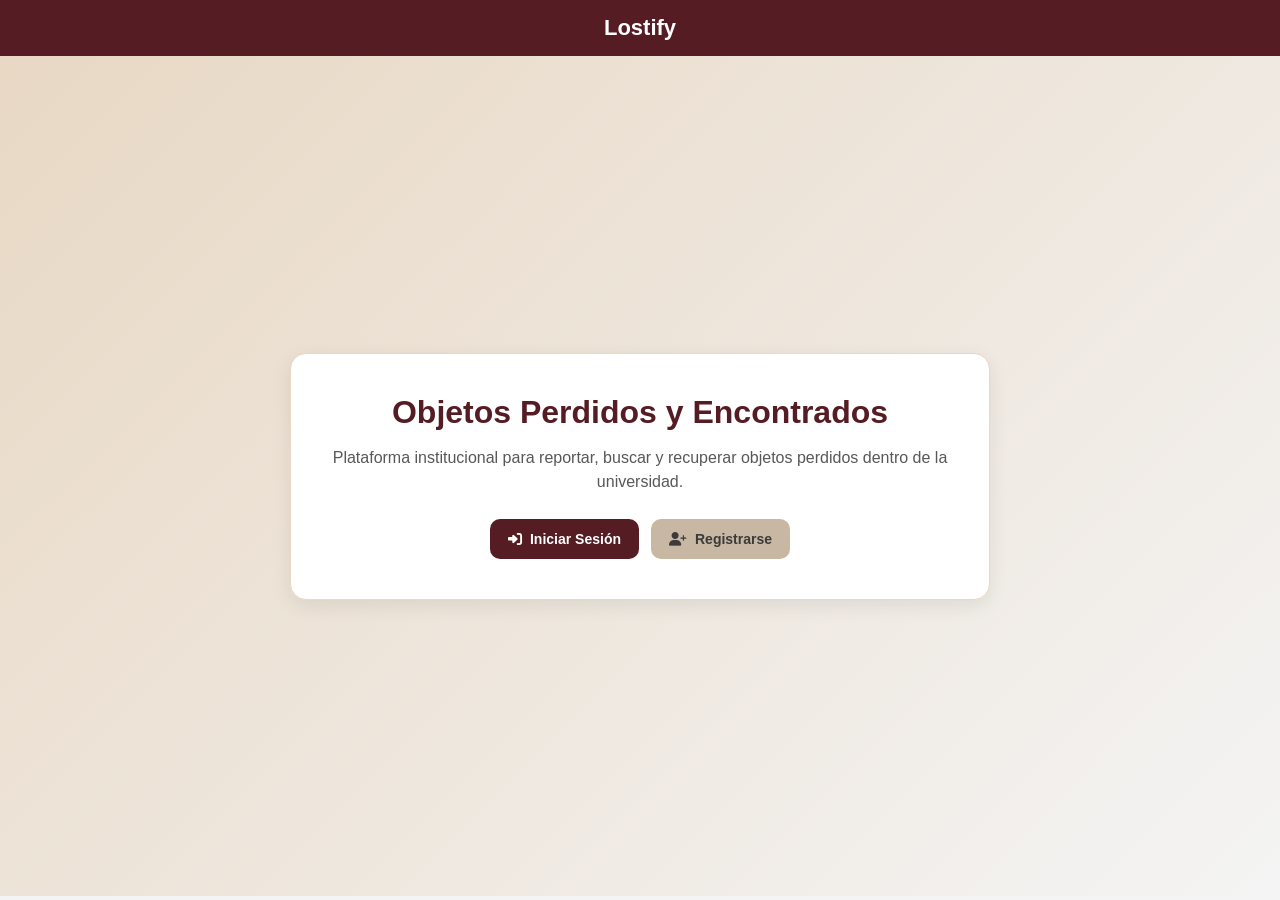
<file: index.html>
<!DOCTYPE html>
<html lang="es">
<head>
    <meta charset="UTF-8">
    <meta name="viewport" content="width=device-width, initial-scale=1.0">
    <title>Lostify</title>

    <link rel="stylesheet" href="assets/css/main.css">
    <link rel="stylesheet" href="https://cdnjs.cloudflare.com/ajax/libs/font-awesome/6.5.1/css/all.min.css">
</head>
<body>

    <header class="main-header">
         <div class="user-info"></div>
        <div class="logo">Lostify</div>
        <div class="user-info"></div>
    </header>

    <main class="hero">

        <div class="hero-content">

            <h1>Objetos Perdidos y Encontrados</h1>

            <p>
                Plataforma institucional para reportar,
                buscar y recuperar objetos perdidos
                dentro de la universidad.
            </p>

            <div class="hero-buttons">

                <a href="pages/login.html" class="btn-guardar">
                    <i class="fa-solid fa-right-to-bracket"></i>
                    Iniciar Sesión
                </a>

                <a href="pages/register.html" class="btn-cancelar">
                    <i class="fa-solid fa-user-plus"></i>
                    Registrarse
                </a>

            </div>

        </div>

    </main>

</body>
</html>
</file>
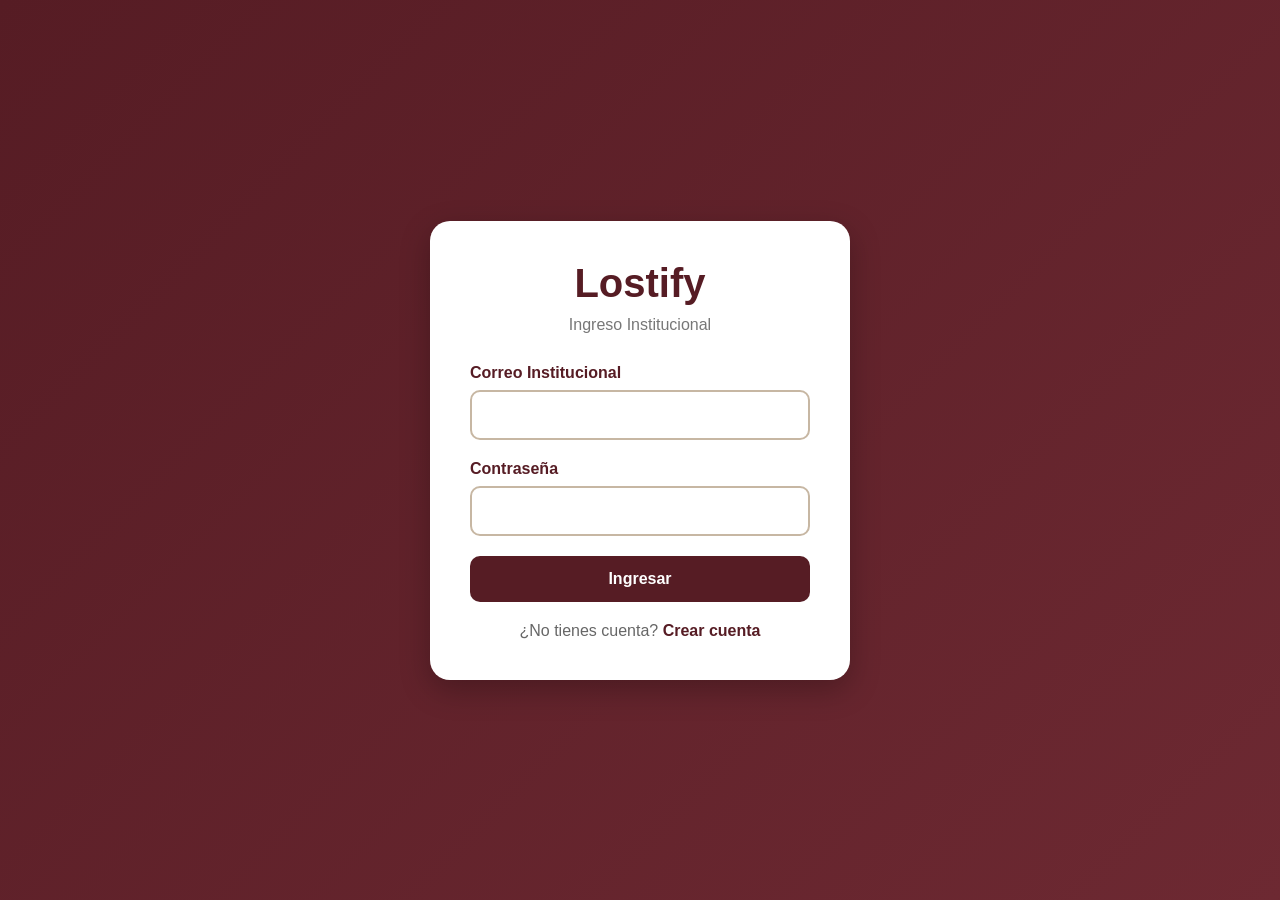
<file: pages/dashboard.html>
<!DOCTYPE html>
<html lang="es">
<head>
    <meta charset="UTF-8">
    <meta name="viewport" content="width=device-width, initial-scale=1.0">
    <title>Lostify - Dashboard</title>

    <link rel="stylesheet" href="../assets/css/dashboard.css">
    <!-- CSS externo -->
    <link rel="stylesheet" href="https://cdnjs.cloudflare.com/ajax/libs/font-awesome/6.5.1/css/all.min.css">
</head>
<body>

    <header class="main-header">
        <div class="menu-btn" onclick="toggleMenu()">
            <i class="fa-solid fa-bars"></i>
        </div>
        <div class="logo">Lostify</div>
        <div class="user-info"></div>
    </header>

    <!-- SIDEBAR -->
    <div class="sidebar" id="sidebar">
        <div class="sidebar-header">Menú</div>
        <ul class="sidebar-menu">
            <li><a href="perfil.html"><i class="fa-solid fa-user-pen"></i> Mi Perfil</a></li>
            <li><a href="filtrar.html"><i class="fa fa-search"></i>Buscar Objetos</a></li>
            <li><a href="mis-reportes.html"><i class="fa-solid fa-clipboard-list"></i> Mis Reportes</a></li>
            <li><a href="../assets/documentos/Manual_de_Usuario.pdf" download="Manual_de_Usuario.pdf"><i class="fa-solid fa-file-pdf"></i> Manual de Usuario</a></li>
            <li><a href="../assets/documentos/MANUAL_Tecnico.pdf" download="MANUAL_Tecnico.pdf"><i class="fa-solid fa-file-pdf"></i> Manual de Tecnico</a></li>
            <li>
                <button class="logout-btn" onclick="logout()">
                    <i class="fa-solid fa-right-from-bracket"></i> Cerrar Sesión
                </button>
            </li>
        </ul>
    </div>

    <!-- OVERLAY -->
    <div class="overlay" id="overlay" onclick="toggleMenu()"></div>

    <!-- CONTENIDO PRINCIPAL -->
    <div class="container">
        <h1 class="titulo">Objetos Perdidos y Encontrados</h1>

        <div class="grid" id="reportesGrid">
            <!-- Cards se llenarán con JS -->
        </div>
    </div>

    <!-- SCRIPT -->
    <script>
const API_URL = "http://127.0.0.1:8000/api";


    function toggleMenu(){
    console.log("MENU CLICK");
    document.getElementById("sidebar").classList.toggle("active");
    document.getElementById("overlay").classList.toggle("active");
}


function logout(){
    localStorage.removeItem("token");
    window.location.href = "login.html";
}

async function cargarReportes(){

    const token = localStorage.getItem("token");
    if(!token){
        window.location.href = "login.html";
        return;
    }

    try {
        const res = await fetch(`${API_URL}/reportes`, {
            headers: {
                "Authorization": "Bearer " + token
            }
        });

        if(!res.ok) throw new Error("No se pudieron cargar los reportes");

        const data = await res.json();

        const reportes = data.data || [];
        const grid = document.getElementById("reportesGrid");

        grid.innerHTML = "";

        reportes.forEach(reporte => {
            console.log(reporte.objeto?.imagen);
            const imgSrc = reporte.objeto?.imagen
    ? `http://127.0.0.1:8000/storage/${reporte.objeto.imagen}`
    : `http://127.0.0.1:8000/storage/imagenes/default1.png`;
            const estadoClass =
                reporte.objeto?.estado?.nombre_estado?.toLowerCase() === "perdido"
                    ? "perdido"
                    : "encontrado";

            grid.innerHTML += `
                <div class="card">
                    <img src="${imgSrc}" alt="Objeto">
                    <div class="card-content">
                        <h3>${reporte.objeto?.nombre_obj || "Objeto"}</h3>
                        <p><strong>Ubicación:</strong> ${reporte.objeto?.ubicacion?.nombre_ubi || "Sin ubicación"}</p>
                        <p><strong>Descripción:</strong> ${reporte.descripcion || "Sin descripción"}</p>
                        <p><strong>Fecha:</strong> ${new Date(reporte.created_at).toLocaleDateString()}</p>
                        <span class="estado ${estadoClass}">
                            ${reporte.objeto?.estado?.nombre_estado }
                        </span>
                    </div>
                </div>
            `;
        });

    } catch(err){
        console.error(err);
        document.getElementById("reportesGrid").innerHTML =
            `<p>Error al cargar reportes</p>`;
    }
}

window.onload = cargarReportes;
</script>
</body>
</html>
</file>
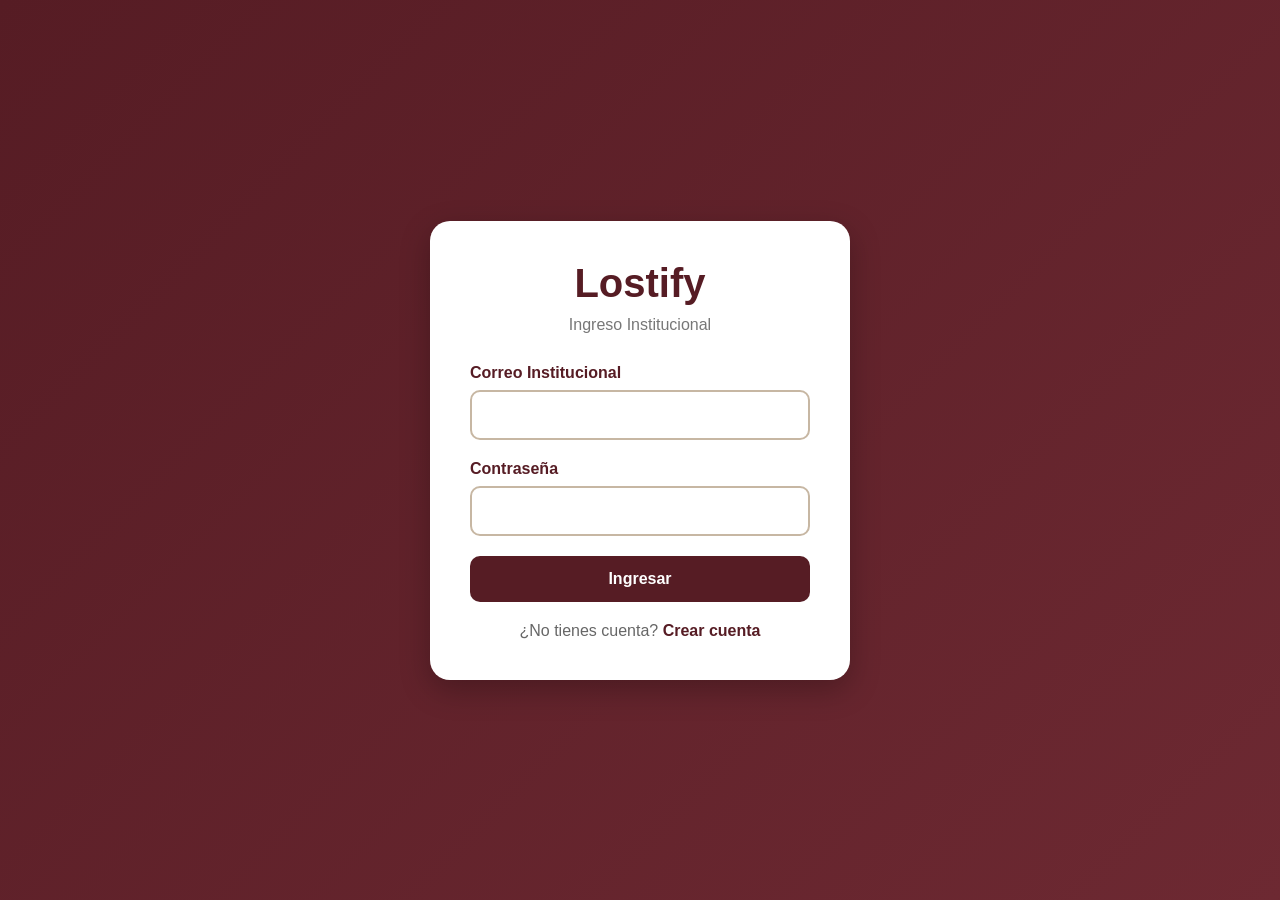
<file: pages/filtrar.html>
<!DOCTYPE html>
<html lang="es">
<head>
<meta charset="UTF-8">
<meta name="viewport" content="width=device-width, initial-scale=1.0">
<title>Lostify - Filtrar Objetos</title>
<link rel="stylesheet" href="../assets/css/filtrar.css">
<link rel="stylesheet" href="https://cdnjs.cloudflare.com/ajax/libs/font-awesome/6.5.1/css/all.min.css">
</head>
<body>

<header class="main-header">
        <div class="menu-btn" onclick="toggleMenu()">
            <i class="fa-solid fa-bars"></i>
        </div>
        <div class="logo">Lostify</div>
        <div class="user-info"></div>
    </header>
<!-- SIDEBAR -->
<div class="sidebar" id="sidebar">
    <div class="sidebar-header">Menú</div>
    <ul class="sidebar-menu">
        <li><a href="dashboard.html"><i class="fa-solid fa-home"></i> Dashboard</a></li>
        <li><a href="perfil.html"><i class="fa-solid fa-user-pen"></i> Perfil</a></li>
        <li><a href="mis-reportes.html"><i class="fa-solid fa-clipboard-list"></i> Mis Reportes</a></li>
        <li><a href="../assets/documentos/Manual_de_Usuario.pdf" download="Manual_de_Usuario.pdf"><i class="fa-solid fa-file-pdf"></i> Manual de Usuario</a></li>
            <li><a href="../assets/documentos/MANUAL_Tecnico.pdf" download="MANUAL_Tecnico.pdf"><i class="fa-solid fa-file-pdf"></i> Manual de Tecnico</a></li>
        <li><button class="logout-btn" onclick="logout()"><i class="fa-solid fa-right-from-bracket"></i> Cerrar sesión</button></li>
    </ul>
</div>

<div class="overlay" id="overlay" onclick="toggleMenu()"></div>

<div class="container">
    <h1 class="titulo"><i class="fa fa-search"></i> Encuentra tus cosas</h1>
    <p class="subtitulo">Busca objetos por nombre, categoría, ubicación, estado o fecha</p>

    <div class="filtro-container">
        <form id="filtroForm" class="filtro-form" onsubmit="return false;">
            <div class="filtro-grid">
                <div class="filtro-grupo">
                    <label><i class="fa-solid fa-tag"></i> Nombre del objeto</label>
                    <input type="text" id="filtro_nombre" placeholder="Ej: Mochila, Celular...">
                </div>
                <div class="filtro-grupo">
                    <label><i class="fa-solid fa-list"></i> Categoría</label>
                    <select id="filtro_categoria">
                        <option value="">Todas las categorías</option>
                    </select>
                </div>
                <div class="filtro-grupo">
                    <label><i class="fa-solid fa-location-dot"></i> Ubicación</label>
                    <select id="filtro_ubicacion">
                        <option value="">Todas las ubicaciones</option>
                    </select>
                </div>
                <div class="filtro-grupo">
                    <label><i class="fa-solid fa-circle-info"></i> Estado</label>
                    <select id="filtro_estado">
                        <option value="">Todos</option>
                    </select>
                </div>
            </div>
            <div class="filtro-fechas">
                <label><i class="fa-solid fa-calendar"></i> Rango de fechas</label>
                <div class="fechas-grid">
                    <input type="date" id="filtro_fecha_desde" placeholder="Desde">
                    <span>hasta</span>
                    <input type="date" id="filtro_fecha_hasta" placeholder="Hasta">
                </div>
            </div>
            <div class="filtro-acciones">
                <button type="button" class="btn-buscar" onclick="aplicarFiltros()">
                    <i class="fa-solid fa-magnifying-glass"></i> Buscar
                </button>
                <button type="button" class="btn-limpiar" onclick="limpiarFiltros()">
                    <i class="fa-solid fa-eraser"></i> Limpiar
                </button>
            </div>
        </form>
    </div>

    <!-- BOTÓN FIJO PARA CREAR REPORTE -->
    <a href="crear-reporte.html" class="btn-flotante">
        <i class="fa-solid fa-plus"></i> Crear Reporte
    </a>

    <!-- RESULTADOS -->
    <div class="resultados-info">
        <h3>Resultados encontrados: <span id="totalResultados">0</span></h3>
    </div>
    <div class="grid" id="resultadosGrid">
        <div class="no-resultados"><p>Aún no hay resultados</p></div>
    </div>
</div>

<script src="../assets/js/filtrar-objetos.js"></script>

<style>
/* BOTÓN FLUTANTE */
.btn-flotante{
    position: fixed;
    bottom: 30px;
    right: 30px;
    background: #561c24;
    color: white;
    padding: 16px 20px;
    border-radius: 50px;
    font-weight: bold;
    text-decoration: none;
    display: flex;
    align-items: center;
    gap: 8px;
    box-shadow: 0 4px 12px rgba(0,0,0,.2);
    transition: 0.3s;
    z-index: 1000;
}

.btn-flotante:hover{
    background: #6d2932;
}
</style>
</body>
</html>
</file>
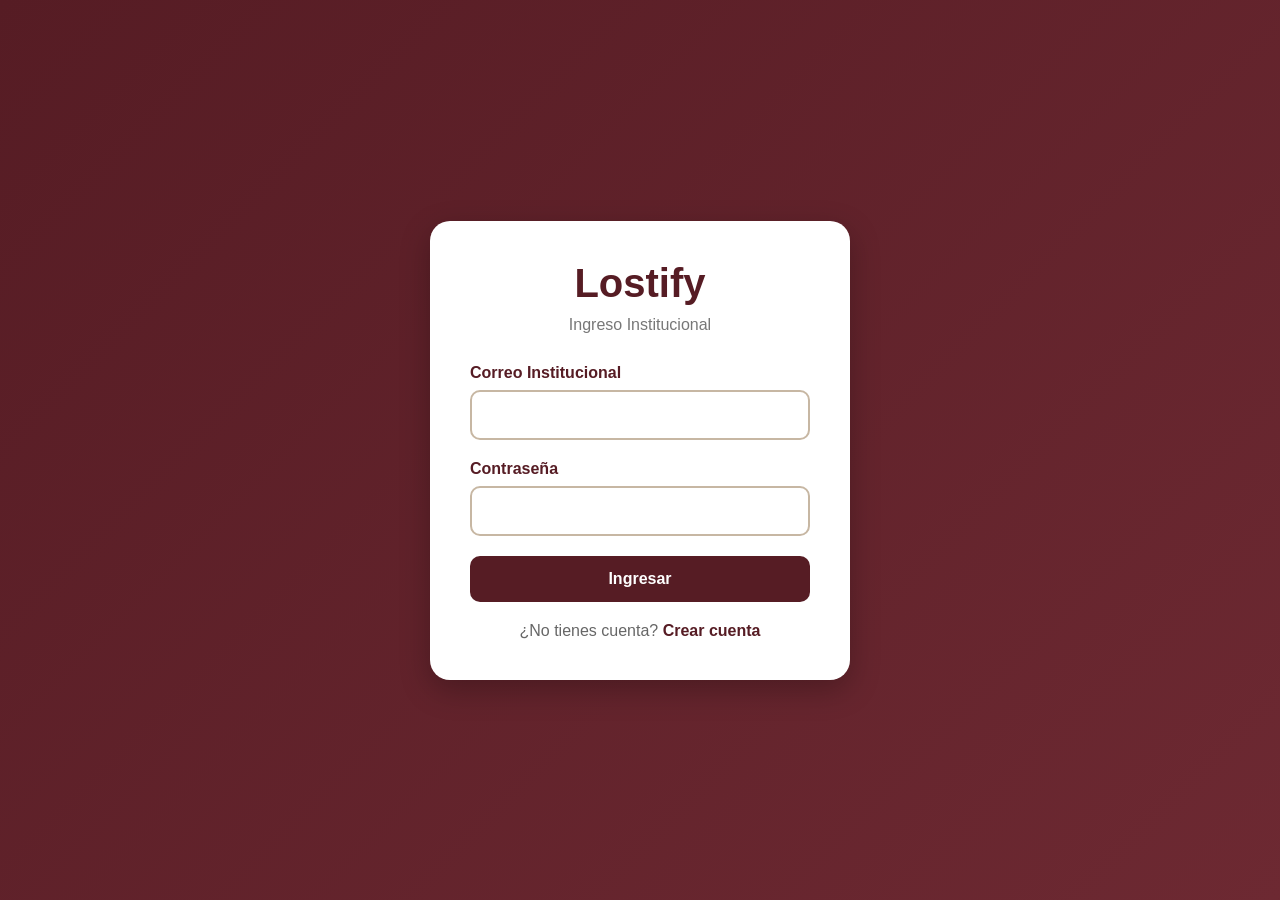
<file: pages/login.html>
<!DOCTYPE html>
<html lang="es">
<head>
    <meta charset="UTF-8">
    <meta name="viewport" content="width=device-width, initial-scale=1.0">
    <title>Lostify Login</title>

    <!-- CSS externo -->
    <link rel="stylesheet" href="../assets/css/login.css">

</head>

<body class="login-body">

    <div class="login-box">
        <h1>Lostify</h1>
        <p class="sub">Ingreso Institucional</p>

        <!-- ERROR DINÁMICO -->
        <div id="errorBox" class="error-box" style="display:none;"></div>

        <form id="loginForm">

            <div class="input-group">
                <label>Correo Institucional</label>
                <input type="email" id="email" required>
            </div>

            <div class="input-group">
                <label>Contraseña</label>
                <input type="password" id="password" required>
            </div>

            <button type="submit" class="btn-submit">Ingresar</button>

            <div class="register-link">
                ¿No tienes cuenta?
                <a href="register.html">Crear cuenta</a>
            </div>

        </form>
    </div>

    <!-- JS LOGIN -->
    <script src="../assets/js/login.js"></script>
</body>
</html>
</file>
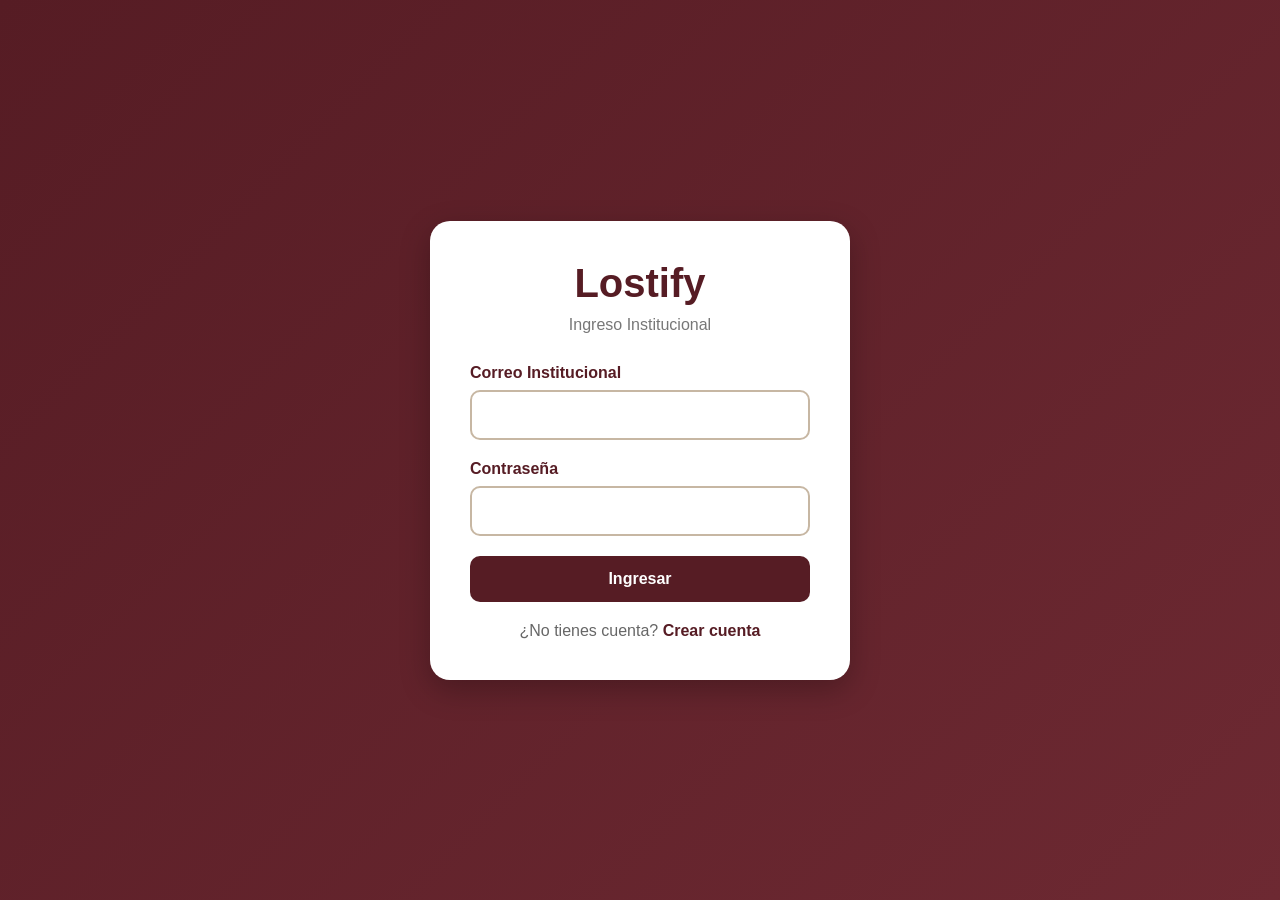
<file: pages/perfil.html>
<!DOCTYPE html>
<html lang="es">
<head>
    <meta charset="UTF-8">
    <meta name="viewport" content="width=device-width, initial-scale=1.0">
    <title>Lostify - Mi Perfil</title>
    <!-- Tu CSS -->
    <link rel="stylesheet" href="../assets/css/perfil.css">
    <!-- FontAwesome -->
    <link rel="stylesheet" href="https://cdnjs.cloudflare.com/ajax/libs/font-awesome/6.5.1/css/all.min.css">
</head>
<body>

   <header class="main-header">
        <div class="menu-btn" onclick="toggleMenu()">
            <i class="fa-solid fa-bars"></i>
        </div>
        <div class="logo">Lostify</div>
        <div class="user-info"></div>
    </header>

    <!-- SIDEBAR -->
    <div class="sidebar" id="sidebar">
        <div class="sidebar-header">Menú</div>
        <ul class="sidebar-menu">
            <li><a href="../index.html"><i class="fa-solid fa-house"></i> Inicio</a></li>
            <li><a href="filtrar.html"><i class="fa fa-search"></i> Buscar objetos</a></li>
            <li><a href="mis-reportes.html"><i class="fa-solid fa-clipboard-list"></i> Mis Reportes</a></li>
            <li><a href="../assets/documentos/Manual_de_Usuario.pdf" download="Manual_de_Usuario.pdf"><i class="fa-solid fa-file-pdf"></i> Manual de Usuario</a></li>
            <li><a href="../assets/documentos/MANUAL_Tecnico.pdf" download="MANUAL_Tecnico.pdf"><i class="fa-solid fa-file-pdf"></i> Manual de Tecnico</a></li>
            
            <li><a href="login.html" onclick="cerrarSesion()"><i class="fa-solid fa-right-from-bracket"></i> Cerrar Sesión</a></li>
        </ul>
    </div>
    <div class="overlay" id="overlay" onclick="toggleMenu()"></div>

    <!-- CONTENIDO PRINCIPAL -->
    <div class="container perfil-container">
        <div class="perfil-card">
            <div class="perfil-header">
                <div class="perfil-avatar">
                    <i class="fa-solid fa-user-circle"></i>
                </div>
                <h1 class="perfil-titulo">Mi Perfil</h1>
                <p class="perfil-subtitulo">Gestiona tu información personal</p>
            </div>

            <!-- Mensaje de error/éxito -->
            <div id="mensaje" class="alert" style="display: none;"></div>

            <!-- Formulario -->
            <form id="perfilForm" class="perfil-form">
                <div class="form-row">
                    <div class="form-group">
                        <label for="name"><i class="fa-solid fa-user"></i> Nombre</label>
                        <input type="text" id="name" name="name" required>
                    </div>
                    <div class="form-group">
                        <label for="apellido_paterno"><i class="fa-solid fa-user"></i> Apellido Paterno</label>
                        <input type="text" id="apellido_paterno" name="apellido_paterno" required>
                    </div>
                </div>

                <div class="form-row">
                    <div class="form-group">
                        <label for="apellido_materno"><i class="fa-solid fa-user"></i> Apellido Materno</label>
                        <input type="text" id="apellido_materno" name="apellido_materno">
                    </div>
                    <div class="form-group">
                        <label for="email"><i class="fa-solid fa-envelope"></i> Correo Electrónico</label>
                        <input type="email" id="email" name="email" required>
                    </div>
                </div>

                <!-- Sección cambiar contraseña -->
                <div class="password-section">
                    <div class="password-header" onclick="togglePasswordSection()">
                        <i class="fa-solid fa-key"></i>
                        <span>Cambiar Contraseña</span>
                        <i class="fa-solid fa-chevron-down" id="toggleIcon"></i>
                    </div>
                    <div class="password-fields" id="passwordFields" style="display: none;">
                        <div class="form-group">
                            <label for="current_password"><i class="fa-solid fa-lock"></i> ContraseñaActual</label>
                            <input type="password" id="current_password" name="current_password">
                        </div>
                        <div class="form-row">
                            <div class="form-group">
                                <label for="password"><i class="fa-solid fa-lock"></i> Nueva Contraseña</label>
                                <input type="password" id="password" name="password">
                            </div>
                            <div class="form-group">
                                <label for="password_confirmation"><i class="fa-solid fa-lock"></i> Confirmar</label>
                                <input type="password" id="password_confirmation" name="password_confirmation">
                            </div>
                        </div>
                    </div>
                </div>

                <div class="form-actions">
                    <button type="submit" class="btn-guardar">
                        <i class="fa-solid fa-floppy-disk"></i> Guardar Cambios
                    </button>
                    <a href="../index.html" class="btn-cancelar">Cancelar</a>
                </div>
            </form>
        </div>
    </div>

    <!-- JS -->
    <script src="../assets/js/perfil.js"></script>
</body>
</html>
</file>
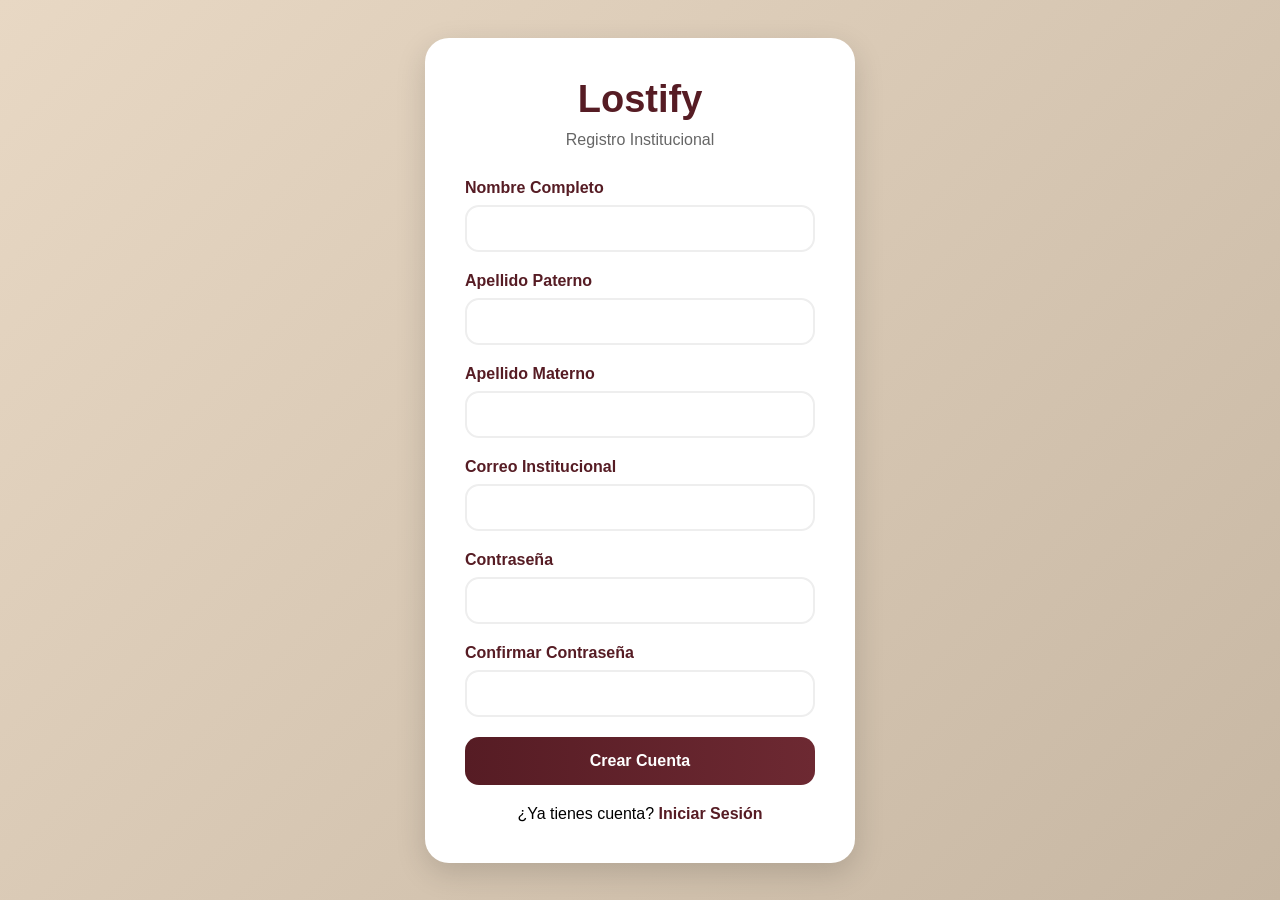
<file: pages/register.html>
<!DOCTYPE html>
<html lang="es">
<head>
    <meta charset="UTF-8">
    <meta name="viewport" content="width=device-width, initial-scale=1.0">
    <title>Registro - Lostify</title>
    <link rel="stylesheet" href="../assets/css/register.css">
</head>
<body>

<div class="register-box">
    <h1>Lostify</h1>
    <p class="sub">Registro Institucional</p>

    <!-- Mensajes -->
    <div id="errorBox" class="error" style="display: none;"></div>
    <div id="successBox" class="success" style="display: none;"></div>

    <form id="registerForm">
        <div class="input-group">
            <label>Nombre Completo</label>
            <input type="text" id="name" name="name" required>
        </div>
        
        <div class="input-group">
            <label>Apellido Paterno</label>
            <input type="text" id="apellido_paterno" name="apellido_paterno" required>
        </div>
        
        <div class="input-group">
            <label>Apellido Materno</label>
            <input type="text" id="apellido_materno" name="apellido_materno">
        </div>

        <div class="input-group">
            <label>Correo Institucional</label>
            <input type="email" id="email" name="email" required>
        </div>

        <div class="input-group">
            <label>Contraseña</label>
            <input type="password" id="password" name="password" required>
        </div>

        <div class="input-group">
            <label>Confirmar Contraseña</label>
            <input type="password" id="password_confirmation" name="password_confirmation" required>
        </div>

        <button type="submit" class="btn">Crear Cuenta</button>
    </form>

    <div class="login-link">
        ¿Ya tienes cuenta?
        <a href="login.html">Iniciar Sesión</a>
    </div>
</div>

<script src="../assets/js/register.js"></script>
</body>
</html>
</file>
<file: assets/css/main.css>
:root {
    --wine: #561c24;
    --brown-red: #6d2932;
    --beige: #c7b7a3;
    --cream: #e8d8c4;
    --white: #ffffff;
    --text: #3b3b3b;
    --gray-light: #f4f4f4;
}

/* =========================
   RESET
========================= */
* {
    margin: 0;
    padding: 0;
    box-sizing: border-box;
    font-family: Arial, Helvetica, sans-serif;
}

body {
    background: var(--gray-light);
    color: var(--text);
}

/* =========================
   HEADER
========================= */
.main-header {
    background: var(--wine);
    color: var(--white);
    padding: 15px 25px;
    display: flex;
    align-items: center;
    justify-content: space-between;
    position: sticky;
    top: 0;
    z-index: 1000;
}

.logo {
    font-size: 22px;
    font-weight: bold;
}

/* =========================
   HERO
========================= */
.hero {
    height: calc(100vh - 60px);
    display: flex;
    align-items: center;
    justify-content: center;
    padding: 20px;
    background: linear-gradient(
        135deg,
        var(--cream),
        var(--gray-light)
    );
}

.hero-content {
    max-width: 700px;
    text-align: center;
    background: var(--white);
    padding: 40px 30px;
    border-radius: 16px;
    border: 1px solid var(--cream);
    box-shadow: 0 6px 20px rgba(0,0,0,0.08);
    animation: fadeIn 0.6s ease-in-out;
}

.hero-content h1 {
    font-size: 32px;
    color: var(--wine);
    margin-bottom: 15px;
}

.hero-content p {
    font-size: 16px;
    line-height: 1.5;
    color: var(--text);
    opacity: 0.85;
    margin-bottom: 25px;
}

/* =========================
   BOTONES HERO
========================= */
.hero-buttons {
    display: flex;
    gap: 12px;
    justify-content: center;
    flex-wrap: wrap;
}

/* Reutilizando estilos que ya tienes */
.btn-guardar,
.btn-cancelar {
    display: inline-flex;
    align-items: center;
    gap: 8px;
    padding: 12px 18px;
    border-radius: 10px;
    text-decoration: none;
    font-weight: bold;
    transition: 0.3s;
    font-size: 14px;
}

/* Botón principal */
.btn-guardar {
    background: var(--wine);
    color: var(--white);
    border: none;
}

.btn-guardar:hover {
    background: var(--brown-red);
    transform: translateY(-2px);
}

/* Botón secundario */
.btn-cancelar {
    background: var(--beige);
    color: var(--text);
}

.btn-cancelar:hover {
    background: var(--cream);
    transform: translateY(-2px);
}

/* =========================
   ANIMACIÓN
========================= */
@keyframes fadeIn {
    from {
        opacity: 0;
        transform: translateY(20px);
    }
    to {
        opacity: 1;
        transform: translateY(0);
    }
}

/* =========================
   RESPONSIVE
========================= */
@media (max-width: 768px) {
    .hero-content {
        padding: 30px 20px;
    }

    .hero-content h1 {
        font-size: 24px;
    }

    .hero-buttons {
        flex-direction: column;
    }
}
</file>
<file: assets/css/dashboard.css>
:root {
    --wine: #561c24;
    --brown-red: #6d2932;
    --beige: #c7b7a3;
    --cream: #e8d8c4;
    --white: #ffffff;
    --text: #3b3b3b;
    --gray-light: #f4f4f4;
}

/* =========================
   RESET
========================= */
* {
    margin: 0;
    padding: 0;
    box-sizing: border-box;
    font-family: Arial, Helvetica, sans-serif;
}

body {
    background: var(--gray-light);
    color: var(--text);
}

/* =========================
   HEADER
========================= */
.main-header {
    background: var(--wine);
    color: var(--white);
    display: flex;
    align-items: center;
    justify-content: space-between;
    padding: 14px 20px;
    position: sticky;
    top: 0;
    z-index: 1000;
}

.logo {
    font-size: 20px;
    font-weight: bold;
}

.menu-btn {
    font-size: 22px;
    cursor: pointer;
    color: var(--white);
}


.sidebar {
    position: fixed;
    top: 0;
    left: -260px;
    width: 260px;
    height: 100%;
    background: var(--wine);
    color: var(--white);
    padding: 20px;
    transition: 0.3s ease;
    z-index: 2000;
}

.sidebar.active {
    left: 0;
}

.sidebar-header {
    font-size: 18px;
    margin-bottom: 20px;
    font-weight: bold;
    color: var(--cream);
}

.sidebar-menu {
    list-style: none;
}

.sidebar-menu li {
    margin: 15px 0;
}

.sidebar-menu a,
.logout-btn {
    display: flex;
    align-items: center;
    gap: 10px;
    color: var(--white);
    text-decoration: none;
    font-size: 15px;
    background: transparent;
    border: none;
    cursor: pointer;
    transition: 0.2s;
}

.sidebar-menu a:hover,
.logout-btn:hover {
    color: var(--beige);
}


.overlay {
    position: fixed;
    inset: 0;
    background: rgba(0,0,0,0.5);
    opacity: 0;
    visibility: hidden;
    transition: 0.3s;
    z-index: 1500;
}

.overlay.active {
    opacity: 1;
    visibility: visible;
}

.container {
    max-width: 1200px;
    margin: auto;
    padding: 20px;
}

.titulo {
    font-size: 26px;
    margin-bottom: 20px;
    color: var(--wine);
}


.grid {
    display: grid;
    grid-template-columns: repeat(auto-fit, minmax(280px, 1fr));
    gap: 16px;
}

.card {
    background: var(--white);
    border-radius: 14px;
    overflow: hidden;
    box-shadow: 0 4px 12px rgba(0,0,0,0.08);
    transition: 0.3s;
    border: 1px solid var(--cream);
}

.card:hover {
    transform: translateY(-4px);
}


.card img {
    width: 100%;
    height: 180px;
    object-fit: cover;
}

.card-content {
    padding: 14px;
}

.card-content h3 {
    color: var(--wine);
    margin-bottom: 8px;
}

.card-content p {
    font-size: 14px;
    margin: 5px 0;
    color: var(--text);
    opacity: 0.85;
}


.estado {
    display: inline-block;
    margin-top: 10px;
    padding: 6px 12px;
    border-radius: 20px;
    font-size: 12px;
    font-weight: bold;
    color: var(--white);
}

.perdido {
    background: #b23a48;
}

.encontrado {
    background: #2e7d32;
}


@media (max-width: 768px) {
    .titulo {
        font-size: 22px;
    }

    .card img {
        height: 160px;
    }
}
</file>
<file: assets/css/filtrar.css>
:root {
    --wine: #561c24;
    --brown-red: #6d2932;
    --beige: #c7b7a3;
    --cream: #e8d8c4;
    --white: #ffffff;
    --text: #3b3b3b;
    --gray-light: #f4f4f4;
}

/* =========================
   RESET GENERAL
========================= */
* {
    margin: 0;
    padding: 0;
    box-sizing: border-box;
    font-family: Arial, Helvetica, sans-serif;
}

body {
    background: var(--gray-light);
    color: var(--text);
}

/* =========================
   HEADER
========================= */
.main-header {
    background: var(--wine);
    color: var(--white);
    display: flex;
    align-items: center;
    justify-content: space-between;
    padding: 14px 20px;
    position: sticky;
    top: 0;
    z-index: 1000;
}

.logo {
    font-size: 20px;
    font-weight: bold;
}

.menu-btn {
    font-size: 22px;
    cursor: pointer;
    color: var(--white);
}

/* =========================
   SIDEBAR
========================= */
.sidebar {
    position: fixed;
    top: 0;
    left: -260px;
    width: 260px;
    height: 100%;
    background: var(--wine);
    color: var(--white);
    padding: 20px;
    transition: 0.3s ease;
    z-index: 2000;
}

.sidebar.active {
    left: 0;
}

.sidebar-header {
    font-size: 18px;
    margin-bottom: 20px;
    font-weight: bold;
    color: var(--cream);
}

.sidebar-menu {
    list-style: none;
}

.sidebar-menu li {
    margin: 15px 0;
}

.sidebar-menu a,
.logout-btn {
    display: flex;
    align-items: center;
    gap: 10px;
    color: var(--white);
    text-decoration: none;
    background: transparent;
    border: none;
    cursor: pointer;
    font-size: 15px;
    transition: 0.2s;
}

.sidebar-menu a:hover,
.logout-btn:hover {
    color: var(--beige);
}

/* =========================
   OVERLAY
========================= */
.overlay {
    position: fixed;
    inset: 0;
    background: rgba(0,0,0,0.5);
    opacity: 0;
    visibility: hidden;
    transition: 0.3s;
    z-index: 1500;
}

.overlay.active {
    opacity: 1;
    visibility: visible;
}

/* =========================
   CONTENIDO
========================= */
.container {
    padding: 20px;
    max-width: 1200px;
    margin: auto;
}

.titulo {
    font-size: 26px;
    margin-bottom: 5px;
    color: var(--wine);
}

.subtitulo {
    color: var(--text);
    opacity: 0.8;
    margin-bottom: 20px;
}

/* =========================
   FILTROS
========================= */
.filtro-container {
    background: var(--white);
    padding: 20px;
    border-radius: 12px;
    box-shadow: 0 2px 10px rgba(0,0,0,0.08);
    margin-bottom: 20px;
    border: 1px solid var(--cream);
}

.filtro-grid {
    display: grid;
    grid-template-columns: repeat(auto-fit, minmax(200px, 1fr));
    gap: 15px;
}

.filtro-grupo label {
    font-size: 14px;
    margin-bottom: 5px;
    display: block;
    font-weight: 600;
    color: var(--text);
}

.filtro-grupo input,
.filtro-grupo select {
    width: 100%;
    padding: 10px;
    border-radius: 8px;
    border: 1px solid var(--beige);
    outline: none;
    background: var(--gray-light);
}

.filtro-grupo input:focus,
.filtro-grupo select:focus {
    border-color: var(--wine);
    background: var(--white);
}

/* Fechas */
.filtro-fechas {
    margin-top: 15px;
}

.fechas-grid {
    display: flex;
    align-items: center;
    gap: 10px;
    margin-top: 8px;
}

.fechas-grid input {
    flex: 1;
    padding: 10px;
    border-radius: 8px;
    border: 1px solid var(--beige);
    background: var(--gray-light);
}

/* =========================
   BOTONES FILTROS
========================= */
.filtro-acciones {
    margin-top: 15px;
    display: flex;
    gap: 10px;
}

.btn-buscar,
.btn-limpiar {
    padding: 10px 15px;
    border: none;
    border-radius: 8px;
    cursor: pointer;
    font-weight: bold;
    transition: 0.2s;
}

.btn-buscar {
    background: var(--wine);
    color: var(--white);
}

.btn-buscar:hover {
    background: var(--brown-red);
}

.btn-limpiar {
    background: var(--beige);
    color: var(--text);
}

.btn-limpiar:hover {
    background: var(--cream);
}

/* =========================
   BOTÓN FLOTANTE
========================= */
.btn-flotante {
    position: fixed;
    bottom: 30px;
    right: 30px;
    background: var(--wine);
    color: var(--white);
    padding: 16px 20px;
    border-radius: 50px;
    font-weight: bold;
    text-decoration: none;
    display: flex;
    align-items: center;
    gap: 8px;
    box-shadow: 0 4px 12px rgba(0,0,0,.2);
    transition: 0.3s;
    z-index: 1000;
}

.btn-flotante:hover {
    background: var(--brown-red);
    transform: translateY(-2px);
}

/* =========================
   RESULTADOS
========================= */
.resultados-info {
    margin: 20px 0;
    color: var(--wine);
}

.grid {
    display: grid;
    grid-template-columns: repeat(auto-fit, minmax(250px, 1fr));
    gap: 15px;
}

/* CARD */
.obj-card {
    background: var(--white);
    border-radius: 12px;
    overflow: hidden;
    box-shadow: 0 2px 10px rgba(0,0,0,0.08);
    transition: 0.3s;
    border: 1px solid var(--cream);
}

.obj-card:hover {
    transform: translateY(-3px);
}

.obj-img img {
    width: 100%;
    height: 180px;
    object-fit: cover;
}

.obj-img span {
    position: absolute;
    top: 10px;
    left: 10px;
    padding: 5px 10px;
    border-radius: 20px;
    font-size: 12px;
    color: var(--white);
}

/* Estados */
.estado-perdido {
    background: #b23a48;
}

.estado-encontrado {
    background: #2e7d32;
}

.obj-info {
    padding: 12px;
}

.obj-info h3 {
    margin-bottom: 5px;
    color: var(--wine);
}

.descripcion {
    font-size: 14px;
    color: var(--text);
    margin-bottom: 8px;
    opacity: 0.85;
}

.detalle {
    font-size: 13px;
    color: var(--text);
    margin: 3px 0;
    opacity: 0.8;
}

/* =========================
   ESTADOS
========================= */
.no-resultados,
.loading-spinner {
    text-align: center;
    padding: 40px;
    color: var(--text);
    opacity: 0.7;
}

@media (max-width: 768px) {
    .fechas-grid {
        flex-direction: column;
    }

    .filtro-acciones {
        flex-direction: column;
    }

    .btn-flotante {
        bottom: 20px;
        right: 20px;
        padding: 14px 16px;
    }
}
</file>
<file: assets/css/login.css>
/* =========================
   RESET
========================= */

*{
    margin:0;
    padding:0;
    box-sizing:border-box;
    font-family:'Segoe UI',sans-serif;
}

/* =========================
   BODY
========================= */

.login-body{
    min-height:100vh;
    display:flex;
    justify-content:center;
    align-items:center;
    background:linear-gradient(
        135deg,
        #561c24,
        #6d2932
    );
    padding:20px;
}

/* =========================
   LOGIN BOX
========================= */

.login-box{
    width:100%;
    max-width:420px;
    background:#ffffff;
    border-radius:20px;
    padding:40px;
    box-shadow:0 10px 30px rgba(0,0,0,.25);
}

.login-box h1{
    text-align:center;
    color:#561c24;
    margin-bottom:10px;
    font-size:2.5rem;
}

.sub{
    text-align:center;
    color:#777;
    margin-bottom:30px;
}

/* =========================
   INPUTS
========================= */

.input-group{
    margin-bottom:20px;
}

.input-group label{
    display:block;
    margin-bottom:8px;
    font-weight:600;
    color:#561c24;
}

.input-group input{
    width:100%;
    padding:14px;
    border:2px solid #c7b7a3;
    border-radius:10px;
    font-size:1rem;
    transition:.3s;
}

.input-group input:focus{
    outline:none;
    border-color:#6d2932;
    box-shadow:0 0 8px rgba(109,41,50,.2);
}

/* =========================
   BOTÓN LOGIN
========================= */

.btn-submit{
    width:100%;
    padding:14px;
    border:none;
    border-radius:10px;
    background:#561c24;
    color:white;
    font-size:1rem;
    font-weight:bold;
    cursor:pointer;
    transition:.3s;
}

.btn-submit:hover{
    background:#6d2932;
    transform:translateY(-2px);
}

/* =========================
   MENSAJE ERROR
========================= */

.error-box{
    background:#fee2e2;
    color:#b91c1c;
    padding:12px;
    border-radius:10px;
    margin-bottom:20px;
    text-align:center;
}

/* =========================
   REGISTER LINK
========================= */

.register-link{
    margin-top:20px;
    text-align:center;
    color:#666;
}

.register-link a{
    color:#561c24;
    text-decoration:none;
    font-weight:bold;
}

.register-link a:hover{
    color:#6d2932;
}

/* =========================
   RESPONSIVE
========================= */

@media(max-width:480px){

    .login-box{
        padding:30px 20px;
    }

    .login-box h1{
        font-size:2rem;
    }
}
</file>
<file: assets/css/perfil.css>
:root {
    --wine:  #722F37;
    --brown-red: #6d2932;
    --beige: #c7b7a3;
    --cream: #e8d8c4;
    --white: #ffffff;
    --text: #3b3b3b;
    --gray-light: #f4f4f4;
}

/* =========================
   RESET
========================= */
* {
    margin: 0;
    padding: 0;
    box-sizing: border-box;
    font-family: Arial, Helvetica, sans-serif;
}

body {
    background: var(--gray-light);
    color: var(--text);
}

/* =========================
   HEADER
========================= */
.main-header {
    background: var(--wine);
    color: var(--white);
    display: flex;
    align-items: center;
    justify-content: space-between;
    padding: 14px 20px;
    position: sticky;
    top: 0;
    z-index: 1000;
}

.logo {
    font-size: 20px;
    font-weight: bold;
}

.menu-btn {
    font-size: 22px;
    cursor: pointer;
    color: var(--white);
}

/* =========================
   SIDEBAR
========================= */
.sidebar {
    position: fixed;
    top: 0;
    left: -260px;
    width: 260px;
    height: 100%;
    background: var(--wine);
    color: var(--white);
    padding: 20px;
    transition: 0.3s ease;
    z-index: 2000;
}

.sidebar.active {
    left: 0;
}

.sidebar-header {
    font-size: 18px;
    margin-bottom: 20px;
    font-weight: bold;
    color: var(--cream);
}

.sidebar-menu {
    list-style: none;
}

.sidebar-menu li {
    margin: 15px 0;
}

.sidebar-menu a {
    display: flex;
    align-items: center;
    gap: 10px;
    color: var(--white);
    text-decoration: none;
    font-size: 15px;
    transition: 0.2s;
}

.sidebar-menu a:hover {
    color: var(--beige);
}

/* =========================
   OVERLAY
========================= */
.overlay {
    position: fixed;
    inset: 0;
    background: rgba(0,0,0,0.5);
    opacity: 0;
    visibility: hidden;
    transition: 0.3s;
    z-index: 1500;
}

.overlay.active {
    opacity: 1;
    visibility: visible;
}

/* =========================
   CONTENEDOR PERFIL
========================= */
.perfil-container {
    display: flex;
    justify-content: center;
    padding: 30px 15px;
}

/* CARD */
.perfil-card {
    width: 100%;
    max-width: 700px;
    background: var(--white);
    border-radius: 14px;
    padding: 25px;
    box-shadow: 0 4px 15px rgba(0,0,0,0.08);
    border: 1px solid var(--cream);
}

/* HEADER PERFIL */
.perfil-header {
    text-align: center;
    margin-bottom: 20px;
}

.perfil-avatar {
    font-size: 70px;
    color: var(--wine);
    margin-bottom: 10px;
}

.perfil-titulo {
    font-size: 24px;
    color: var(--wine);
}

.perfil-subtitulo {
    font-size: 14px;
    color: var(--text);
    opacity: 0.7;
}

/* =========================
   ALERTAS
========================= */
.alert {
    padding: 10px;
    border-radius: 8px;
    margin-bottom: 15px;
    font-size: 14px;
    text-align: center;
    background: var(--cream);
    color: var(--text);
}

/* =========================
   FORMULARIO
========================= */
.perfil-form {
    display: flex;
    flex-direction: column;
    gap: 15px;
}

.form-row {
    display: flex;
    gap: 15px;
}

.form-group {
    flex: 1;
    display: flex;
    flex-direction: column;
}

.form-group label {
    font-size: 14px;
    margin-bottom: 5px;
    font-weight: 600;
    color: var(--text);
}

.form-group input {
    padding: 10px;
    border-radius: 8px;
    border: 1px solid var(--beige);
    background: var(--gray-light);
    outline: none;
    transition: 0.2s;
}

.form-group input:focus {
    border-color: var(--wine);
    background: var(--white);
}

/* =========================
   SECCIÓN CONTRASEÑA
========================= */
.password-section {
    border: 1px solid var(--cream);
    border-radius: 10px;
    overflow: hidden;
}

.password-header {
    display: flex;
    align-items: center;
    justify-content: space-between;
    padding: 12px;
    background: var(--cream);
    cursor: pointer;
    font-weight: bold;
    color: var(--wine);
}

.password-fields {
    padding: 15px;
    background: var(--white);
}

/* =========================
   BOTONES
========================= */
.form-actions {
    display: flex;
    gap: 10px;
    margin-top: 10px;
}

.btn-guardar {
    flex: 1;
    padding: 12px;
    border: none;
    border-radius: 8px;
    background: var(--wine);
    color: var(--white);
    font-weight: bold;
    cursor: pointer;
    transition: 0.2s;
}

.btn-guardar:hover {
    background: var(--brown-red);
}

.btn-cancelar {
    flex: 1;
    padding: 12px;
    border-radius: 8px;
    text-align: center;
    text-decoration: none;
    background: var(--beige);
    color: var(--text);
    font-weight: bold;
    transition: 0.2s;
}

.btn-cancelar:hover {
    background: var(--cream);
}

/* =========================
   RESPONSIVE
========================= */
@media (max-width: 768px) {
    .form-row {
        flex-direction: column;
    }

    .form-actions {
        flex-direction: column;
    }
}
</file>
<file: assets/css/register.css>
:root {
    --wine: #561c24;
    --brown-red: #6d2932;
    --beige: #c7b7a3;
    --cream: #e8d8c4;
}

* {
    margin: 0;
    padding: 0;
    box-sizing: border-box;
    font-family: Arial, sans-serif;
}

body {
    min-height: 100vh;
    display: flex;
    justify-content: center;
    align-items: center;
    background: linear-gradient(135deg, var(--cream), var(--beige));
    padding: 30px;
}

.register-box {
    width: 430px;
    background: white;
    padding: 40px;
    border-radius: 24px;
    box-shadow: 0 10px 30px rgba(0,0,0,0.15);
}

h1 {
    text-align: center;
    color: var(--wine);
    margin-bottom: 10px;
    font-size: 38px;
}

.sub {
    text-align: center;
    margin-bottom: 30px;
    color: #666;
}

.input-group {
    margin-bottom: 20px;
}

.input-group label {
    display: block;
    margin-bottom: 8px;
    font-weight: bold;
    color: var(--wine);
}

.input-group input {
    width: 100%;
    padding: 14px;
    border-radius: 14px;
    border: 2px solid #eee;
    outline: none;
    transition: 0.3s;
}

.input-group input:focus {
    border-color: var(--brown-red);
}

.btn {
    width: 100%;
    padding: 15px;
    border: none;
    border-radius: 14px;
    background: linear-gradient(90deg, var(--wine), var(--brown-red));
    color: white;
    font-size: 16px;
    font-weight: bold;
    cursor: pointer;
}

.btn:hover {
    opacity: 0.95;
}

.error {
    background: #ffdede;
    color: #a00000;
    padding: 12px;
    border-radius: 10px;
    margin-bottom: 20px;
}

.success {
    background: #dff5df;
    color: #146314;
    padding: 12px;
    border-radius: 10px;
    margin-bottom: 20px;
}

.login-link {
    margin-top: 20px;
    text-align: center;
}

.login-link a {
    color: var(--wine);
    text-decoration: none;
    font-weight: bold;
}
</file>
